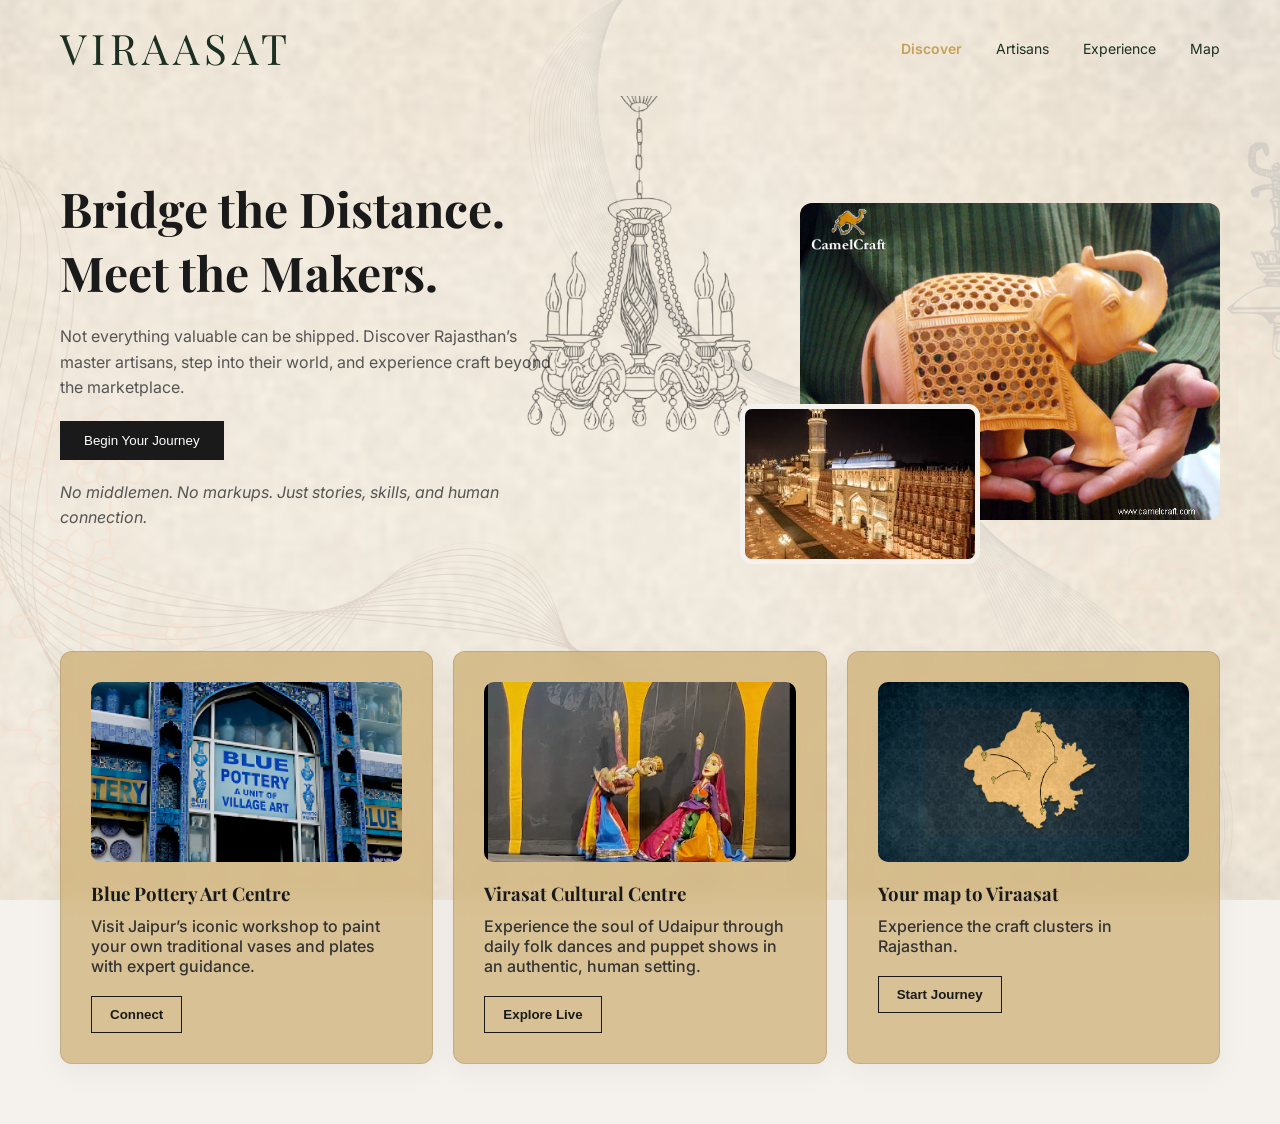
<file: index.html>
<!DOCTYPE html>
<html lang="en">
<head>
  <meta charset="UTF-8">
  <title>VIRAASAT</title>

  <link href="https://fonts.googleapis.com/css2?family=Playfair+Display&family=Inter&display=swap" rel="stylesheet">
  <link rel="stylesheet" href="style.css">
</head>

<body>

<header>
  <h1>VIRAASAT</h1>

  <nav>
    <a href="#" class="active">Discover</a>
    <a href="artisans.html">Artisans</a>
    <a href="#">Experience</a>
    <a href="#">Map</a>
  </nav>
</header>

<section class="hero" id="discover">
  <div class="chandelier-layer">
    <img src="images/chandelier.png" alt="Chandelier">
  </div>

  <div class="hero-text">
    <h2>Bridge the Distance.<br>Meet the Makers.</h2>
    <p>
      Not everything valuable can be shipped. Discover Rajasthan’s master artisans,
      step into their world, and experience craft beyond the marketplace.
    </p>
    <button>Begin Your Journey</button>
    <p class="tagline">
      No middlemen. No markups. Just stories, skills, and human connection.
    </p>
  </div>

  <div class="hero-images">
    <img src="images/elephant.jpg" class="img-main">
    <img src="images/riverfront.jpg" class="img-overlay">
  </div>
</section>

<section class="cards" id="artisans">

  <div class="card">
    <img src="images/thebluepottery.png" class="card-img">
	
	<h3>Blue Pottery Art Centre</h3>
    <p>Visit Jaipur’s iconic workshop to paint your own traditional vases and plates with expert guidance.</p>
    <button onclick="location.href='artisans.html'">Connect</button>
  </div>

  <div class="card">
    <img src="images/puppets.png" class="card-img">
	
	<h3>Virasat Cultural Centre</h3>
    <p>Experience the soul of Udaipur through daily folk dances and puppet shows in an authentic, human setting.</p>
    <button onclick="location.href='artisans.html'">Explore Live</button>
  </div>

  <div class="card">
    <img src="images/map.png" class="card-img">
	
	<h3>Your map to Viraasat</h3>
    <p>Experience the craft clusters in Rajasthan.</p>
    <button>Start Journey</button>
  </div>

</section>

</body>
</html>
</file>
<file: style.css>
/* Reset */
* {
  margin: 0;
  padding: 0;
  box-sizing: border-box;
}

/* Body */
body {
  font-family: 'Inter', sans-serif;
  background-color: #F5F2ED;
  color: #1A1A1A;
  background-image: url('images/viraasat1.png'); /* your background image here */
  background-size: cover;
  background-position: center top;
  background-attachment: fixed;
  background-repeat: no-repeat;
  position: relative;
}

/* Cream overlay — keeps text readable over the background */
body:not(.artisan-page)::before {
  content: '';
  position: fixed;
  inset: 0;
  background: rgba(245, 242, 237, 0.80);
  z-index: 0;
  pointer-events: none;
}

/* Make all landing page sections sit above the overlay */
body:not(.artisan-page) header,
body:not(.artisan-page) section {
  position: relative;
  z-index: 1;
}

/* Header */
header {
  display: flex;
  justify-content: space-between;
  padding: 20px 60px;
  align-items: center;
}

header h1 {
  font-family: 'Playfair Display', serif;
  font-size: 42px;
  letter-spacing: 5px;
  color: #1B3022;
  text-transform: uppercase;
  margin: 0;
  font-weight: 400;
}

header p {
  font-size: 14px;
  color: #777;
}

/* Navigation Links */
nav a {
  margin-left: 30px;
  text-decoration: none;
  color: #1B3022;
  font-family: 'Inter', sans-serif;
  font-size: 14px;
  transition: color 0.3s ease;
}

nav a:hover {
  color: #C5A059;
}

nav a.active {
  color: #C5A059;
  font-weight: 600;
}

/* ─── HERO (index.html) ─────────────────────────────── */

.hero {
  position: relative;
  display: flex;
  justify-content: space-between;
  align-items: center;
  padding: 80px 60px;
  overflow: hidden;
}

.hero-text {
  max-width: 500px;
}

.hero-text h2 {
  font-size: 48px;
  font-family: 'Playfair Display', serif;
  margin-bottom: 20px;
}

.hero-text p {
  margin-bottom: 20px;
  line-height: 1.6;
  color: #555;
}

.hero-text button {
  padding: 12px 24px;
  border: none;
  background-color: #1A1A1A;
  color: white;
  cursor: pointer;
  transition: 0.3s;
}

.hero-text button:hover {
  background-color: #C5A059;
}

.tagline {
  margin-top: 20px;
  font-size: 16px;
  color: #888;
  font-style: italic;
}

.hero-images {
  position: relative;
}

.img-main {
  width: 420px;
  border-radius: 12px;
}

.img-overlay {
  width: 240px;
  position: absolute;
  bottom: -40px;
  left: -60px;
  border-radius: 12px;
  border: 5px solid #F5F2ED;
}

/* Chandelier */
.chandelier-layer {
  position: absolute;
  top: 0;
  left: 0;
  width: 100%;
  height: 100%;
  display: flex;
  justify-content: center;
  align-items: flex-start;
  z-index: 0;
  pointer-events: none;
}

.chandelier-layer img {
  width: 380px;
  margin-top: -30px;
  filter: brightness(0);
  opacity: 0.6;
  animation: fadeIn 1.5s ease-in;
}

@keyframes fadeIn {
  from { opacity: 0; }
  to   { opacity: 0.6; }
}

/* ─── CARDS (index.html) ────────────────────────────── */

.cards {
  display: flex;
  justify-content: space-between;
  padding: 60px;
  gap: 20px;
  margin-top: -40px;
}

.card {
  background: rgba(197, 160, 89, 0.6);
  backdrop-filter: blur(10px);
  -webkit-backdrop-filter: blur(10px);
  padding: 30px;
  border-radius: 12px;
  flex: 1;
  border: 1px solid rgba(0, 0, 0, 0.1);
  box-shadow: 0 8px 32px 0 rgba(0, 0, 0, 0.05);
  transition: 0.3s;
  color: #1A1A1A;
}

.card h3 {
  font-family: 'Playfair Display', serif;
  color: #1A1A1A;
  margin-bottom: 10px;
}

.card p {
  color: #333333;
  margin-bottom: 20px;
  font-weight: 500;
}

.card button {
  background: none;
  border: 1.5px solid #1A1A1A;
  color: #1A1A1A;
  padding: 10px 18px;
  cursor: pointer;
  font-weight: 600;
  transition: 0.3s;
}

.card button:hover {
  background: #1A1A1A;
  color: #F5F2ED;
}

.card-img {
  width: 100%;
  height: 180px;
  object-fit: cover;
  border-radius: 10px;
  margin-bottom: 15px;
  transition: 0.3s;
}

.card:hover .card-img {
  transform: scale(1.05);
}

html {
  scroll-behavior: smooth;
}

/* ─── ARTISAN PAGE BACKGROUND ───────────────────────── */

body.artisan-page {
  background-image: url('images/viraasat2.png'); /* swap in your image here */
  background-size: cover;
  background-position: center top;
  background-attachment: fixed;
  background-repeat: no-repeat;
  /* dark overlay so diamonds stay readable over any photo */
  position: relative;
}

body.artisan-page::before {
  content: '';
  position: fixed;
  inset: 0;
  background: rgba(245, 242, 237, 0.72);
  z-index: 0;
  pointer-events: none;
}

body.artisan-page header,
body.artisan-page main {
  position: relative;
  z-index: 1;
}

/* Force artisan page header to exactly match landing page */
body.artisan-page header h1 {
  font-family: 'Playfair Display', serif;
  font-size: 42px;
  letter-spacing: 5px;
  color: #1B3022;
  text-transform: uppercase;
  font-weight: 400;
}

/* ─── ARTISANS DIAMOND GRID ─────────────────────────── */

.gateway-container {
  display: flex;
  justify-content: center;
  padding: 80px 20px 180px;
}

.diamond-grid {
  display: flex;
  flex-direction: row;
  align-items: flex-start;
  gap: 120px;
}

.diamond-col {
  display: flex;
  flex-direction: column;
  gap: 120px;
}

.diamond-col:nth-child(2) {
  margin-top: 215px;
}

/* ── Each diamond tile ── */
.diamond-wrapper {
  width: 270px;
  height: 270px;
  transform: rotate(45deg);
  overflow: hidden;
  border-radius: 26px;
  border: 1px solid rgba(197, 160, 89, 0.4);
  background: #111;
  cursor: pointer;
  transition: filter 0.3s ease, transform 0.3s ease;
  flex-shrink: 0;
}

.diamond-wrapper:hover {
  filter: brightness(1.25);
  transform: rotate(45deg) scale(1.04);
}

/* Inner box — counter-rotates so image + label stay upright */
.diamond-box {
  width: 100%;
  height: 100%;
  transform: rotate(-45deg) scale(1.42);
  display: flex;
  justify-content: center;
  align-items: center;
  position: relative;
}

.diamond-box img {
  width: 100%;
  height: 100%;
  object-fit: cover;
  filter: brightness(0.45) contrast(1.1);
  display: block;
}

/* Label overlay — centred inside the diamond */
.diamond-label {
  position: absolute;
  z-index: 10;
  text-align: center;
  width: 65%;
  pointer-events: none;
}

.diamond-label h3 {
  font-family: 'Playfair Display', serif;
  color: #C5A059;
  font-size: 1.2rem;
  line-height: 1.25;
  margin: 0 0 5px;
  text-shadow: 1px 1px 10px rgba(0, 0, 0, 0.9);
}

.diamond-label p {
  font-family: 'Inter', sans-serif;
  color: #E8D9B8;
  font-size: 0.75rem;
  letter-spacing: 0.5px;
  margin: 0;
  text-shadow: 1px 1px 6px rgba(0, 0, 0, 0.8);
}
</file>
